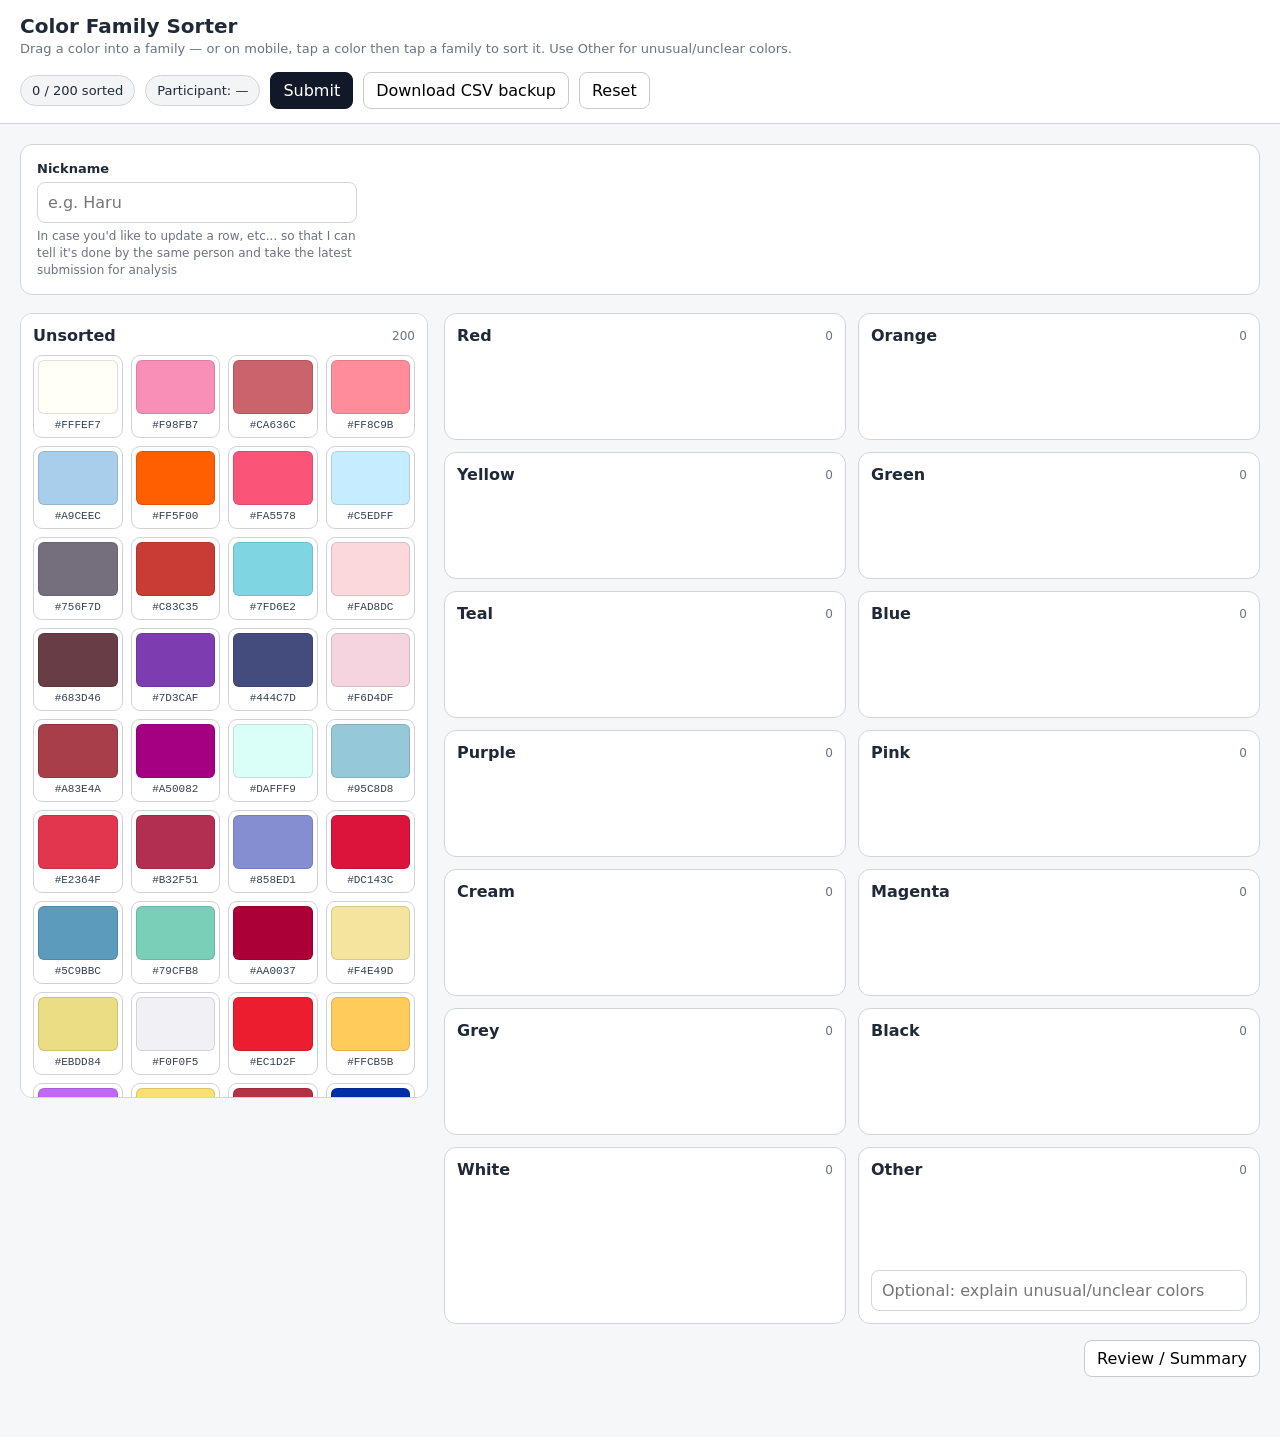
<file: color-sorter/index.html>
<!doctype html>
<html lang="en">

<head>
    <meta charset="utf-8">
    <meta name="viewport" content="width=device-width, initial-scale=1">
    <title>Color Family Sorter</title>
    <link rel="stylesheet" href="/css/color-sorter.css">
</head>

<body>
    <header>
        <div class="top">
            <div>
                <h1>Color Family Sorter</h1>
                <div class="sub">Drag a color into a family — or on mobile, tap a color then tap a family to sort it.
                    Use Other for unusual/unclear colors.</div>
            </div>
            <div class="stats">
                <span class="pill" id="progress">0 / 0 sorted</span>
                <span class="pill" id="participantDisplay">Participant: —</span>
                <span class="pill" id="submitStatus" style="display:none"></span>
                <button id="submitBtn" class="primary">Submit</button>
                <button id="exportBtn">Download CSV backup</button>
                <button id="resetBtn">Reset</button>
            </div>
        </div>
    </header>

    <main>
        <section class="setup">
            <div class="setup-grid">
                <div>
                    <label for="participant">Nickname</label>
                    <input id="participant" type="text" placeholder="e.g. Haru">
                    <div class="help">In case you'd like to update a row, etc... so that I can tell it's done by the
                        same
                        person and take the latest submission for analysis</div>
                </div>
            </div>
        </section>

        <section class="board">
            <div class="column">
                <div class="title">Unsorted <span class="count" id="unsortedCount">0</span></div>
                <div id="unsorted" class="grid dropzone"></div>
            </div>
            <div class="categories" id="categories"></div>
        </section>
        <div class="footer">
            <button id="reviewBtn">Review / Summary</button>
        </div>
    </main>

    <div class="modal" id="modal">
        <div class="dialog">
            <div style="display:flex;justify-content:space-between;align-items:center;gap:10px">
                <h2 style="margin:0">Summary</h2>
                <button id="closeModal">Close</button>
            </div>
            <p id="summaryText"></p>
            <div id="summary"></div>
        </div>
    </div>
    <script src="/js/color-sorter.js"></script>
</body>

</html>
</file>
<file: css/color-sorter.css>
:root {
      --bg: #f6f7f9;
      --card: #fff;
      --text: #1f2937;
      --muted: #6b7280;
      --border: #d1d5db;
    }

    * {
      box-sizing: border-box;
    }

    body {
      margin: 0;
      font-family: Inter, system-ui, -apple-system, Segoe UI, Roboto, sans-serif;
      background: var(--bg);
      color: var(--text);
    }

    header {
      position: sticky;
      top: 0;
      z-index: 20;
      background: rgba(255, 255, 255, .96);
      border-bottom: 1px solid var(--border);
      padding: 14px 20px;
      backdrop-filter: blur(8px);
    }

    .top {
      max-width: 1500px;
      margin: auto;
      display: flex;
      gap: 16px;
      align-items: center;
      justify-content: space-between;
      flex-wrap: wrap;
    }

    h1 {
      margin: 0;
      font-size: 20px;
    }

    .sub {
      color: var(--muted);
      font-size: 13px;
      margin-top: 3px;
    }

    .stats {
      display: flex;
      gap: 10px;
      align-items: center;
    }

    .pill {
      background: #f3f4f6;
      border: 1px solid var(--border);
      border-radius: 999px;
      padding: 7px 11px;
      font-size: 13px;
    }

    button {
      border: 1px solid #c7cbd1;
      background: white;
      border-radius: 8px;
      padding: 8px 12px;
      cursor: pointer;
      font: inherit;
    }

    button:hover {
      background: #f3f4f6;
    }

    .primary {
      background: #111827;
      color: #fff;
      border-color: #111827;
    }

    main {
      max-width: 1500px;
      margin: 20px auto 60px;
      padding: 0 20px;
    }

    .setup {
      background: var(--card);
      border: 1px solid var(--border);
      border-radius: 12px;
      padding: 16px;
      margin-bottom: 18px;
    }

    .setup-grid {
      display: grid;
      grid-template-columns: minmax(200px, 320px);
      gap: 14px;
    }

    label {
      font-size: 13px;
      font-weight: 600;
      display: block;
      margin-bottom: 6px;
    }

    textarea,
    input[type=text] {
      width: 100%;
      border: 1px solid var(--border);
      border-radius: 8px;
      padding: 10px;
      font: inherit;
    }

    textarea {
      min-height: 100px;
      resize: vertical;
    }

    .help {
      color: var(--muted);
      font-size: 12px;
      margin-top: 5px;
      line-height: 1.4;
    }

    .actions {
      display: flex;
      gap: 8px;
      margin-top: 12px;
      flex-wrap: wrap;
    }

    .board {
      display: grid;
      grid-template-columns: minmax(260px, 1fr) 2fr;
      gap: 16px;
      align-items: start;
    }

    .column,
    .category {
      background: var(--card);
      border: 1px solid var(--border);
      border-radius: 12px;
      padding: 12px;
    }

    .column {
      position: sticky;
      top: 95px;
      max-height: calc(100vh - 115px);
      overflow: auto;
    }

    .title {
      display: flex;
      align-items: center;
      justify-content: space-between;
      margin-bottom: 10px;
      font-weight: 700;
    }

    .count {
      color: var(--muted);
      font-size: 12px;
      font-weight: 500;
    }

    .grid {
      display: grid;
      grid-template-columns: repeat(auto-fill, minmax(72px, 1fr));
      gap: 8px;
    }

    .swatch {
      background: white;
      border: 1px solid #cfd3d8;
      border-radius: 9px;
      padding: 4px;
      cursor: pointer;
      user-select: none;
      -webkit-user-select: none;
      -webkit-touch-callout: none;
      touch-action: manipulation;
      transition: .12s;
    }

    .swatch:hover {
      transform: translateY(-1px);
      box-shadow: 0 3px 10px rgba(0, 0, 0, .08);
    }

    .swatch.dragging {
      opacity: .45;
    }

    .swatch.selected {
      border-color: #111827;
      box-shadow: 0 0 0 2px #fff, 0 0 0 4px #111827;
    }

    .color-box {
      height: 54px;
      border-radius: 6px;
      border: 1px solid rgba(0, 0, 0, .12);
    }

    .hex {
      text-align: center;
      font: 11px ui-monospace, SFMono-Regular, Menlo, monospace;
      padding: 5px 1px 2px;
      color: #374151;
    }

    .categories {
      display: grid;
      grid-template-columns: repeat(2, minmax(0, 1fr));
      gap: 12px;
    }

    .category.drop {
      outline: 2px solid #9ca3af;
      outline-offset: 2px;
    }

    .category .grid {
      min-height: 72px;
    }

    .other-note {
      margin-top: 9px;
    }

    .other-note input {
      font-size: 16px;
    }

    .empty {
      min-height: 65px;
      display: flex;
      align-items: center;
      justify-content: center;
      color: #9ca3af;
      font-size: 12px;
      border: 1px dashed #d1d5db;
      border-radius: 8px;
    }

    .footer {
      margin-top: 16px;
      display: flex;
      justify-content: flex-end;
      gap: 8px;
    }

    .modal {
      display: none;
      position: fixed;
      inset: 0;
      background: rgba(0, 0, 0, .45);
      z-index: 50;
      align-items: center;
      justify-content: center;
      padding: 20px;
    }

    .modal.show {
      display: flex;
    }

    .dialog {
      background: #fff;
      border-radius: 14px;
      width: min(720px, 100%);
      max-height: 80vh;
      overflow: auto;
      padding: 20px;
    }

    pre {
      background: #f3f4f6;
      padding: 12px;
      border-radius: 8px;
      overflow: auto;
    }

    @media(max-width:900px) {
      .board {
        grid-template-columns: 1fr;
      }

      .column {
        position: static;
        max-height: none;
      }

      .categories {
        grid-template-columns: 1fr;
      }

      .setup-grid {
        grid-template-columns: 1fr;
      }
    }

    @media(max-width:600px) {
      header {
        padding: 10px 14px;
      }

      main {
        padding: 0 12px;
        margin-top: 14px;
      }

      .stats {
        width: 100%;
        flex-wrap: wrap;
      }

      .stats button {
        flex: 1 1 auto;
      }

      .grid {
        grid-template-columns: repeat(auto-fill, minmax(64px, 1fr));
        gap: 6px;
      }

      .color-box {
        height: 46px;
      }

      button {
        padding: 10px 12px;
      }
    }
</file>
